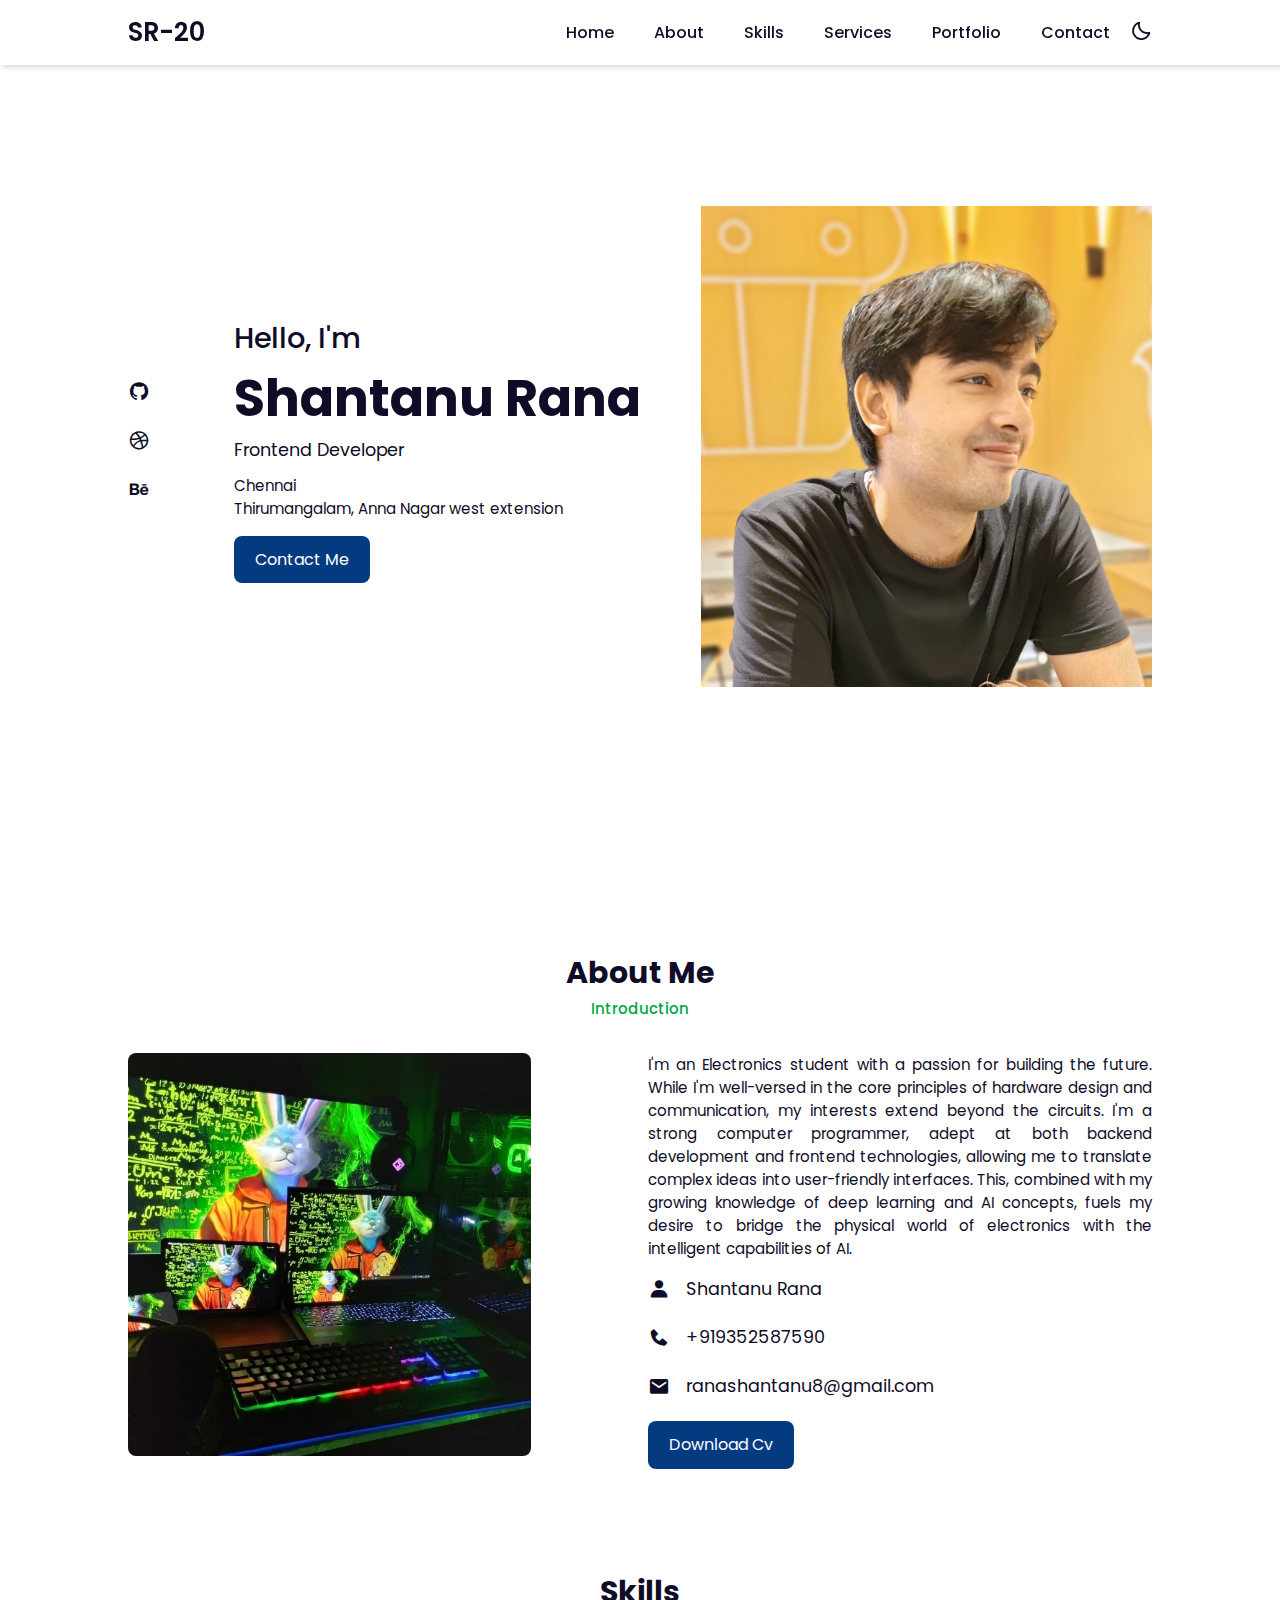
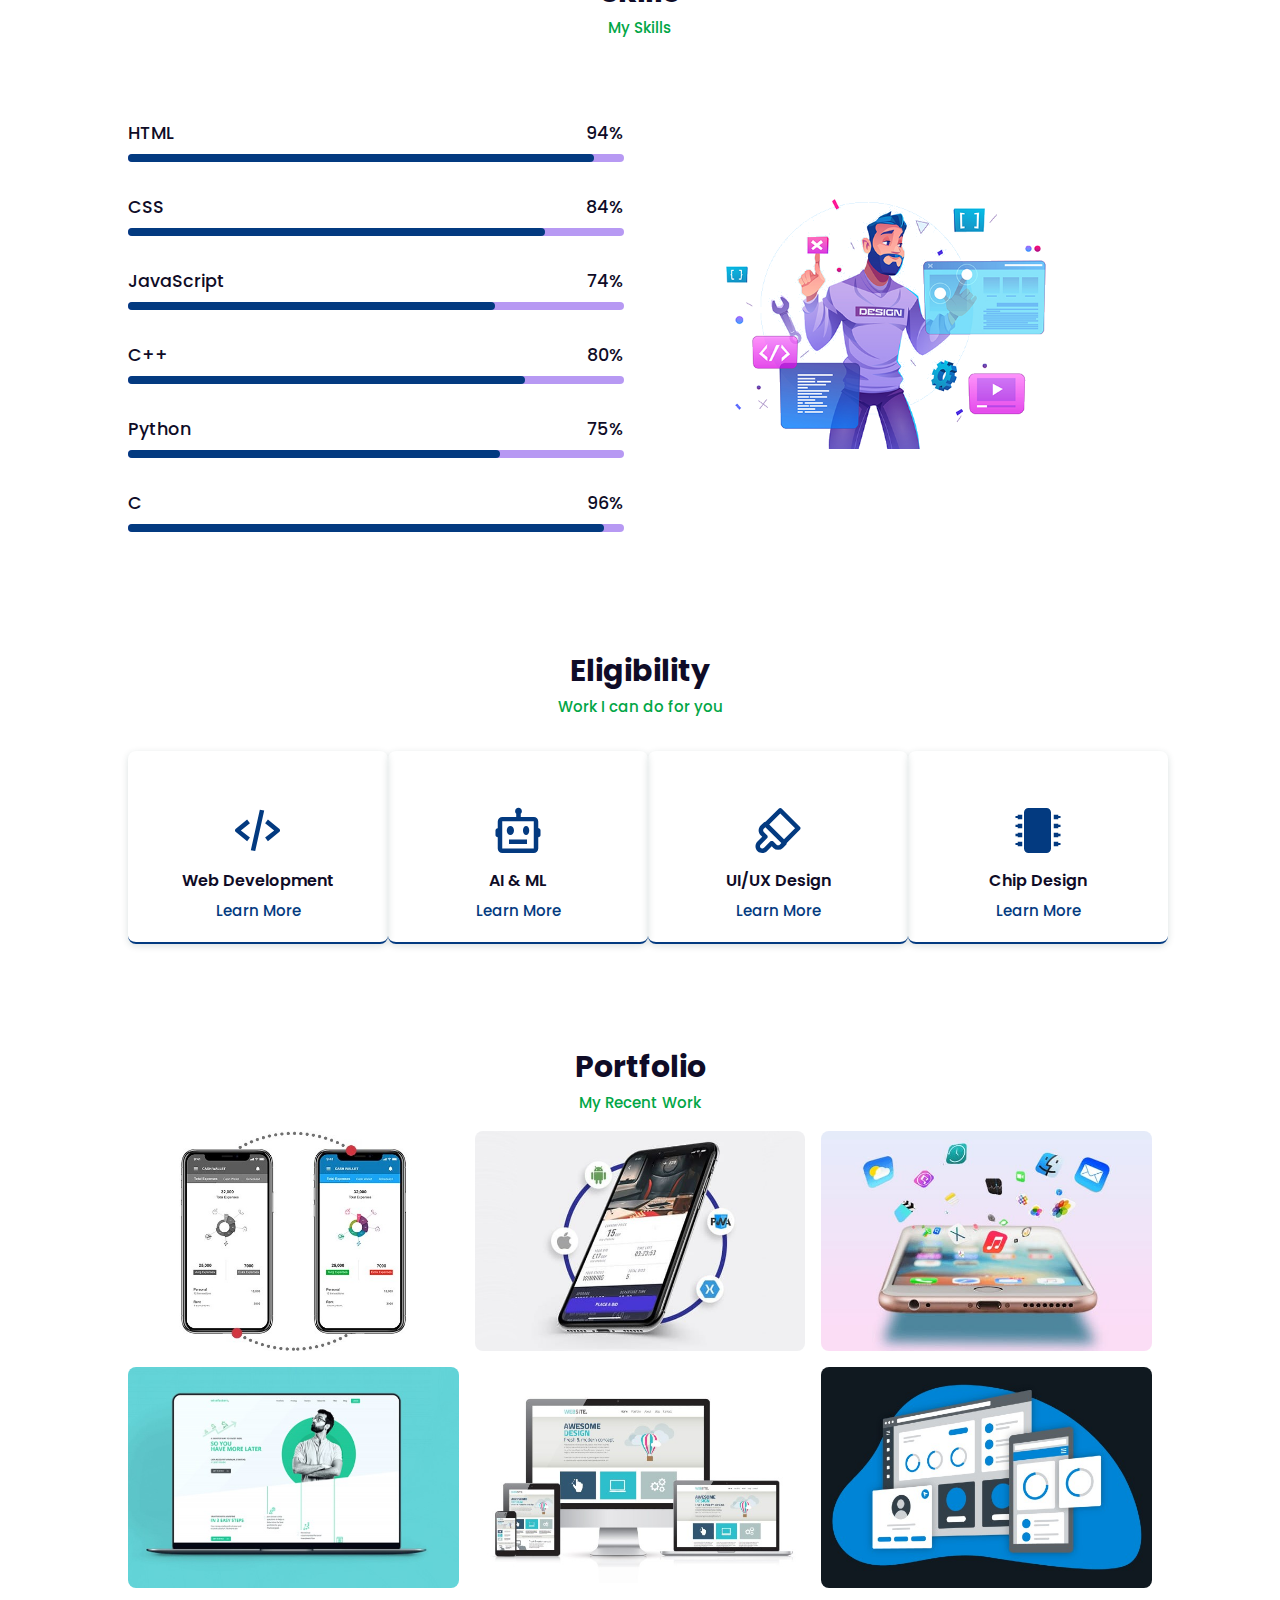
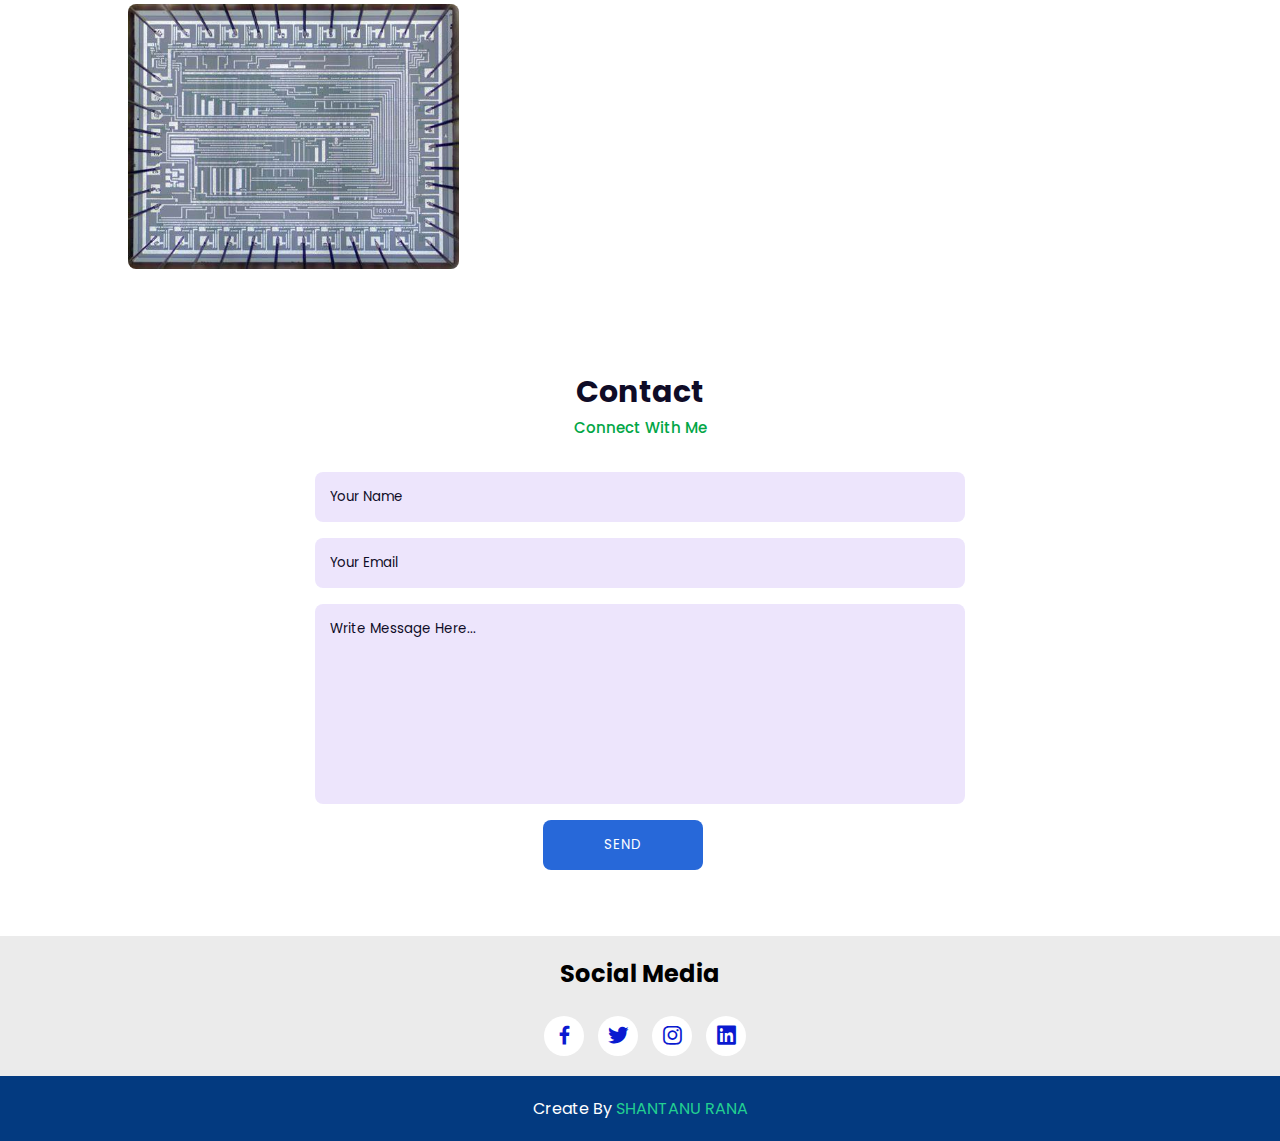
<file: index.html>
<!DOCTYPE html>
<html lang="en">
<head>
    <meta charset="UTF-8">
    <meta http-equiv="X-UA-Compatible" content="IE=edge">
    <meta name="viewport" content="width=device-width, initial-scale=1.0">
    <title>Shantanu Rana's portfolio website</title>
    <!-- Link To CSS -->
    <link rel="stylesheet" href="Portfolio/style.css">
    <!-- Box Icons -->
    <link rel="stylesheet"
  href="https://cdn.jsdelivr.net/npm/boxicons@latest/css/boxicons.min.css">
 
</head>
<body>
    <!-- Navbar -->
    <header>
        <a href="#" class="logo">SR-20</a>
 
        <div class="bx bx-menu" id="menu-icon"></div>
 
        <ul class="navbar">
            <li><a href="#home">Home</a></li>
            <li><a href="#about">About</a></li>
            <li><a href="#skills">Skills</a></li>
            <li><a href="#services">Services</a></li>
            <li><a href="#portfolio">Portfolio</a></li>
            <li><a href="#contact">Contact</a></li>
            <div class="bx bx-moon" id="darkmode"></div>
        </ul>
    </header>
    <!-- Home -->
 
    <section class="home" id="home">
        <div class="social">
            <a href="#"><i class='bx bxl-github'></i></a>
            <a href="#"><i class='bx bxl-dribbble' ></i></a>
            <a href="#"><i class='bx bxl-behance' ></i></a>
        </div>
        <div class="home-img">
            <img src="Portfolio/12.jpg" alt="img">
        </div>
        <div class="home-text">
            <span>Hello, I'm</span>
            <h1>Shantanu Rana</h1>
            <h2>Frontend Developer</h2>
            <p>Chennai<br>Thirumangalam, Anna Nagar west extension<br> </p>
            <a href="#contact" class="btn">Contact Me</a>
        </div>
 
    </section>
    <!-- About -->
    <section class="about" id="about">
        <div class="heading">
            <h2>About Me</h2>
            <span>Introduction</span>
        </div>
        <!-- About Content -->
        <div class="about-container">
            <div class="about-img">
                <img src="Portfolio/13.jpg" alt="">
            </div>
            <div class="about-text">
                <p>I'm an Electronics student with a passion for building the future. While I'm well-versed in the core principles of hardware design and communication, my interests extend beyond the circuits. I'm a strong computer programmer, adept at both backend development and frontend technologies, allowing me to translate complex ideas into user-friendly interfaces. This, combined with my growing knowledge of deep learning and AI concepts, fuels my desire to bridge the physical world of electronics with the intelligent capabilities of AI.</p>
                <div class="information">
                    <!-- Box 1 -->
                    <div class="info-box">
                        <i class='bx bxs-user' ></i>
                        <span>Shantanu Rana</span>
                    </div>
                    <!-- Box 2 -->
                    <div class="info-box">
                        <i class='bx bxs-phone' ></i>
                        <span>+919352587590</span>
                    </div>
                    <!-- Box 3 -->
                    <div class="info-box">
                        <i class='bx bxs-envelope' ></i>
                        <span>ranashantanu8@gmail.com</span>
                    </div>
                </div>
                <a href="#" class="btn">Download Cv</a>
            </div>
        </div>
    </section>
    <!-- Skills -->
    <section class="skills" id="skills">
        <div class="heading">
            <h2>Skills</h2>
            <span>My Skills</span>
        </div>
        <!-- Skills Content -->
        <div class="skills-container">
            <div class="bars">
                <!-- Box 1 -->
                <div class="bars-box">
                    <h3>HTML</h3>
                    <span>94%</span>
                    <div class="light-bar"></div>
                    <div class="percent-bar html-bar"></div>
                </div>
                <!-- Box 2 -->
                <div class="bars-box">
                    <h3>CSS</h3>
                    <span>84%</span>
                    <div class="light-bar"></div>
                    <div class="percent-bar css-bar"></div>
                </div>
                <!-- Box 3 -->
                <div class="bars-box">
                    <h3>JavaScript</h3>
                    <span>74%</span>
                    <div class="light-bar"></div>
                    <div class="percent-bar js-bar"></div>
                </div>
                <!-- Box 4 -->
                <div class="bars-box">
                    <h3>C++</h3>
                    <span>80%</span>
                    <div class="light-bar"></div>
                    <div class="percent-bar react-bar"></div>
                </div>
                <!-- Box 5 -->
                <div class="bars-box">
                    <h3>Python</h3>
                    <span>75%</span>
                    <div class="light-bar"></div>
                    <div class="percent-bar python-bar"></div>
                </div>
                <!-- Box 6 -->
                <div class="bars-box">
                    <h3>C</h3>
                    <span>96%</span>
                    <div class="light-bar"></div>
                    <div class="percent-bar c-bar"></div>
                </div>
            </div>
            <div class="skills-img">
                <img src="Portfolio/123.png" alt="">
            </div>
        </div>
 
    </section>
    <!-- Services -->
    <section class="services" id="services">
        <div class="heading">
            <h2>Eligibility</h2>
            <span>Work I can do for you </span>
        </div>
        <div class="services-content">
            <!-- Box 1 -->
            <div class="services-box">
                <i class='bx bx-code-alt' ></i>
                <h3>Web Development</h3>
                <a href="#">Learn More</a>
            </div>
            <!-- Box 2 -->
            <div class="services-box">
                <i class='bx bx-bot'></i>
                <h3>AI & ML</h3>
                <a href="#">Learn More</a>
            </div>
            <!-- Box 3 -->
            <div class="services-box">
                <i class='bx bx-brush' ></i>
                <h3>UI/UX Design</h3>
                <a href="#">Learn More</a>
            </div>

            <div class="services-box">
                <i class='bx bxs-microchip' ></i>
                <h3>Chip Design</h3>
                <a href="#">Learn More</a>
            </div>
        </div>
    </section>
    <!-- Portfolio -->
    <section class="portfolio" id="portfolio">
        <div class="heading">
            <h2>Portfolio</h2>
            <span>My Recent Work</span>
        </div>
        <div class="portfolio-content">
            <div class="portfolio-img">
                <img src="Portfolio/blog-2.jpg" alt="">
            </div>
            <div class="portfolio-img">
                <img src="Portfolio/blog-3.jpg" alt="">
            </div>
            <div class="portfolio-img">
                <img src="Portfolio/blog-4.jpg" alt="">
            </div>
            <div class="portfolio-img">
                <img src="Portfolio/blog-5.jpg" alt="">
            </div>
            <div class="portfolio-img">
                <img src="Portfolio/blog-6.jpg" alt="">
            </div>
            <div class="portfolio-img">
                <img src="Portfolio/blog-7.jpg" alt="">
            </div>
            <div class="portfolio-img">
                <img src="Portfolio/blog-8.jpg" alt="">
            </div>
            
        </div>
    </section>
    <!-- Contact -->
    <section class="contact" id="contact">
        <div class="heading">
            <h2>Contact</h2>
            <span>Connect With Me</span>
        </div>
        <div class="contact-form">
            <form action="">
                <input type="text" placeholder="Your Name">
                <input type="email" name="" id="" placeholder="Your Email">
                <textarea name="" id="" cols="30" rows="10" placeholder="Write Message Here..."></textarea>
                <input type="button" value="Send" class="contact-button">
            </form>
        </div>
    </section>
    <!-- Footer -->
    <div class="footer">
        <h2>Social Media</h2>
        <div class="footer-social">
            <a href="#"><i class='bx bxl-facebook' ></i></a>
            <a href="#"><i class='bx bxl-twitter' ></i></a>
            <a href="#"><i class='bx bxl-instagram' ></i></a>
            <a href="#"><i class='bx bxl-linkedin-square' ></i></a>
        </div>
 
    </div>
    <!-- Copyright -->
    <div class="copyright">
        <p>Create By <a href="">SHANTANU RANA</a> </p>
    </div>
 
 
 
    <!-- Link To JS -->
    <script src="Portfolio/script.js"></script>
</body>
</html>
</file>
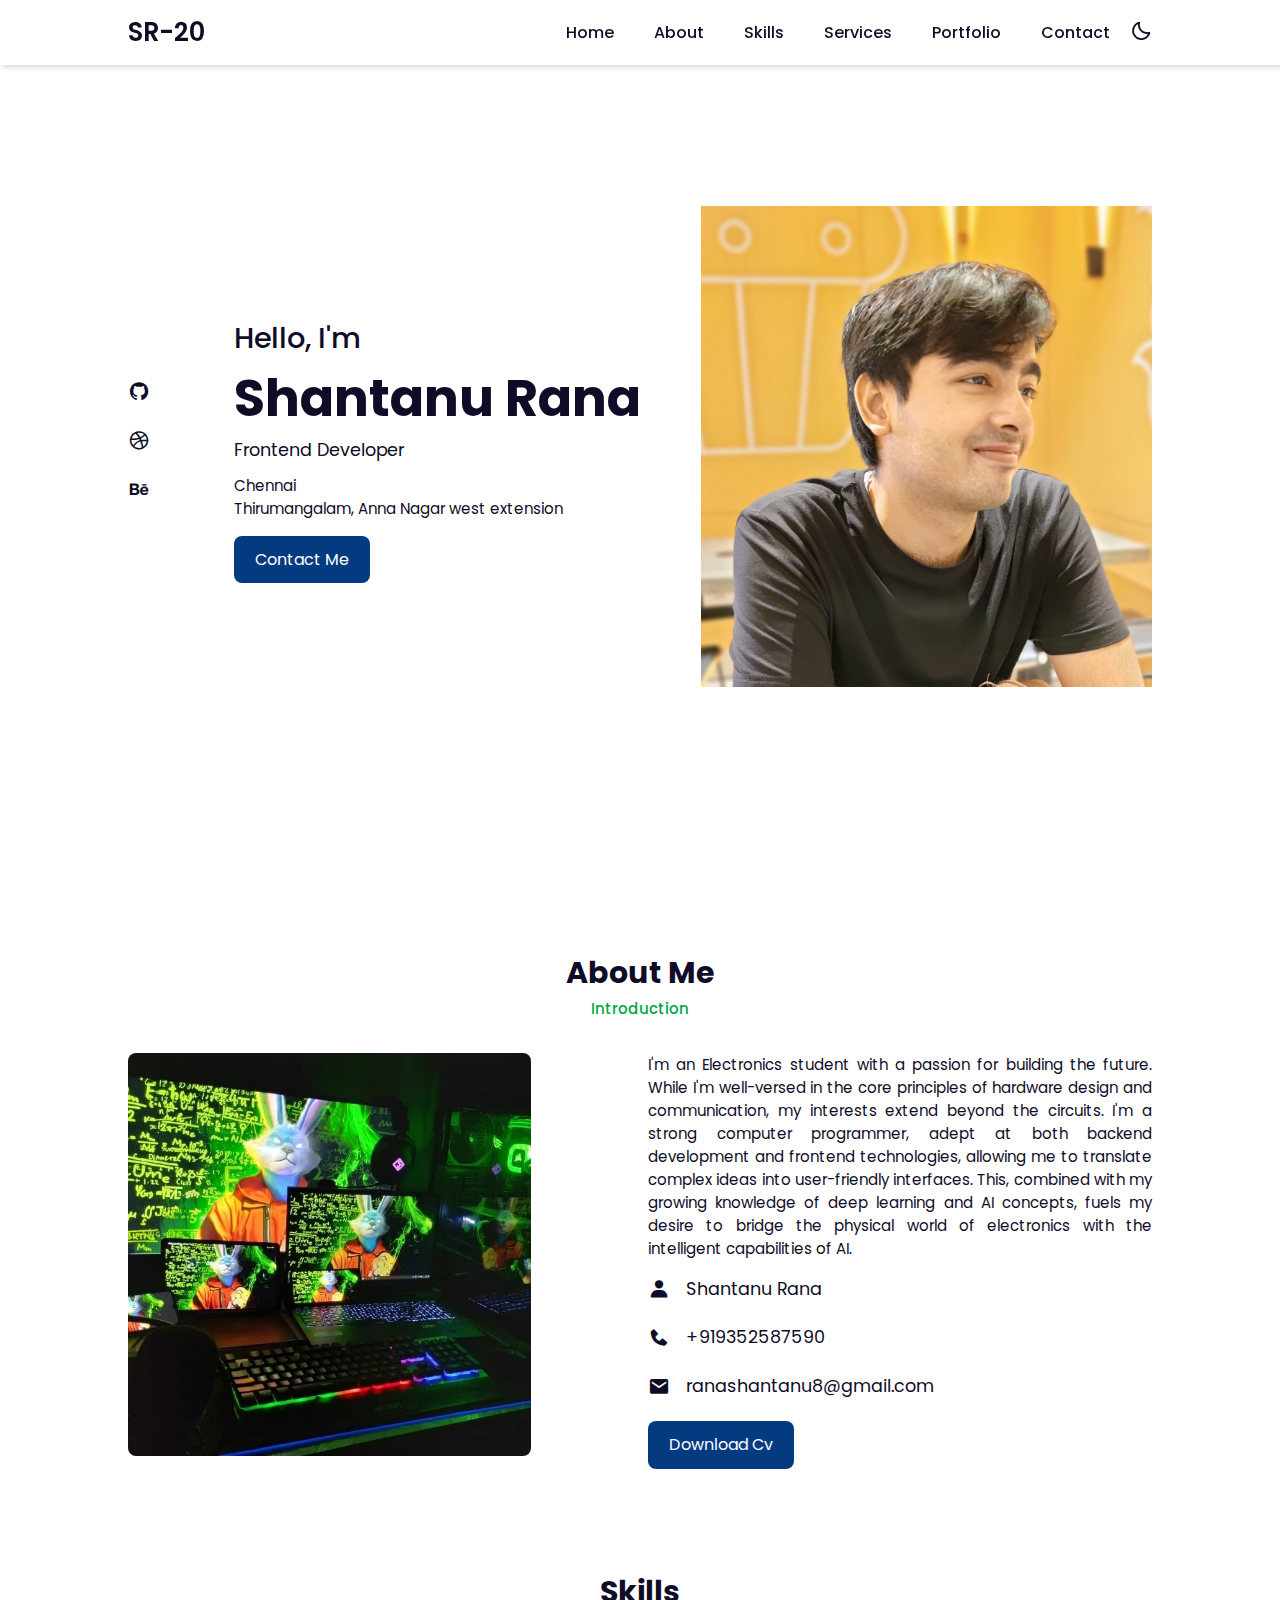
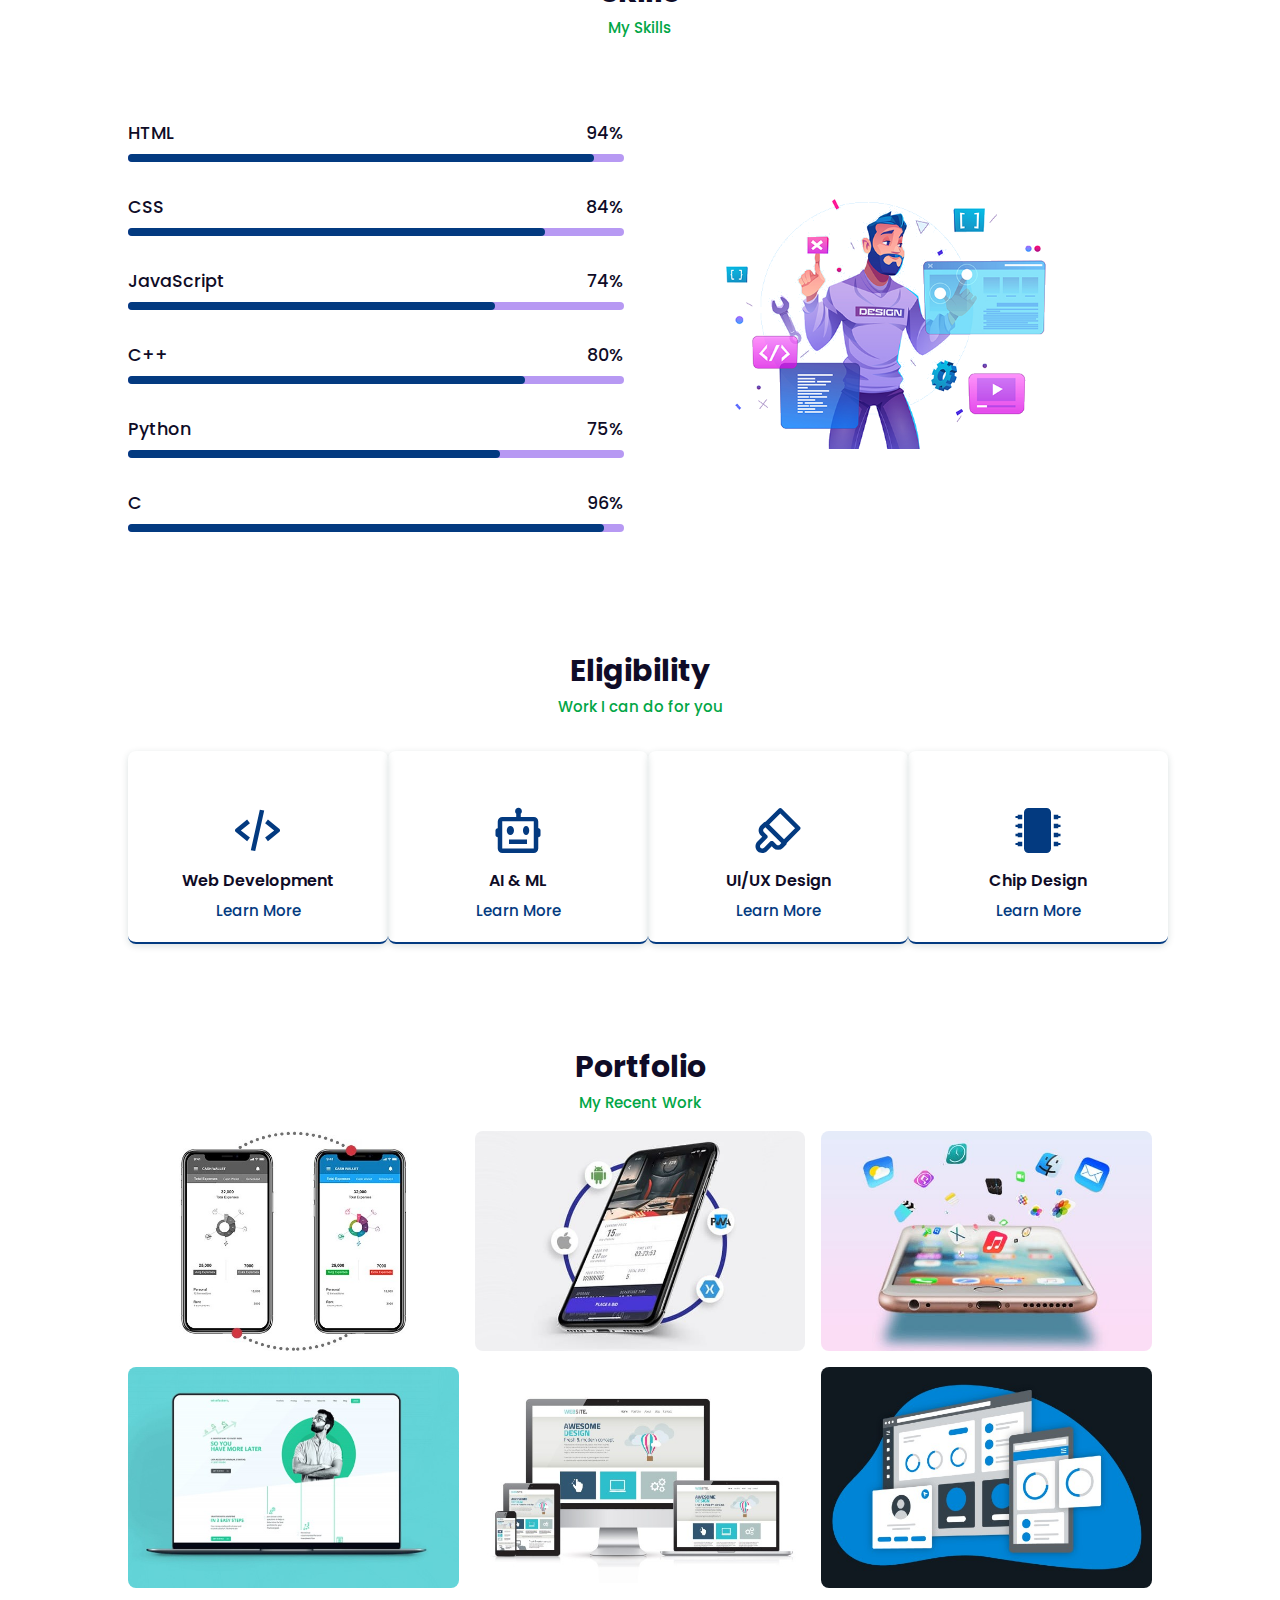
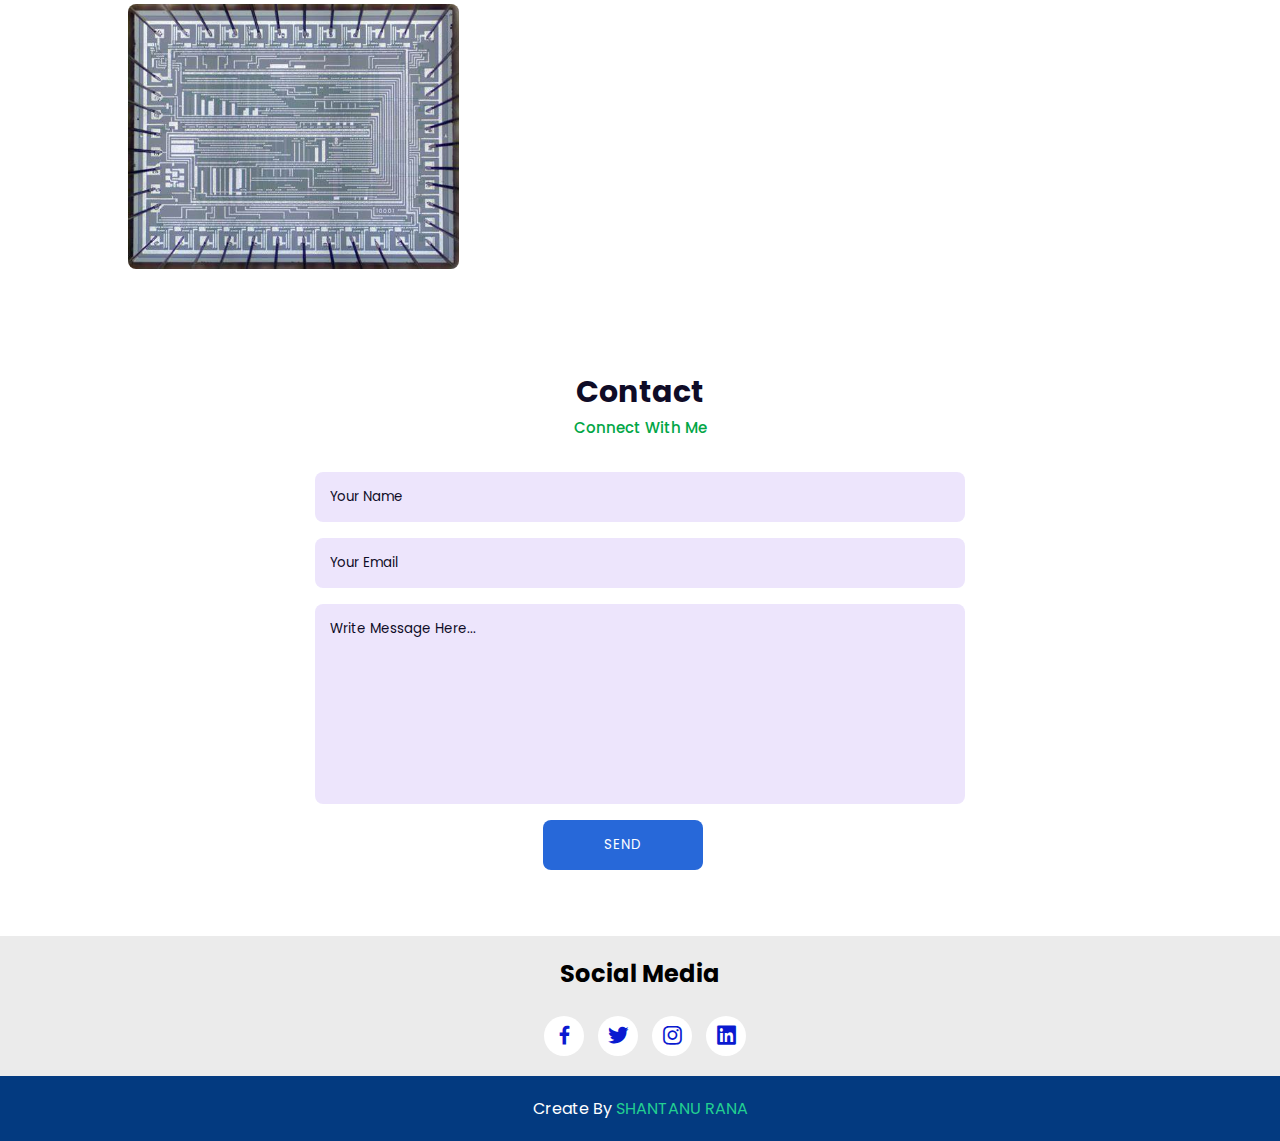
<file: Portfolio/index.html>
<!DOCTYPE html>
<html lang="en">
<head>
    <meta charset="UTF-8">
    <meta http-equiv="X-UA-Compatible" content="IE=edge">
    <meta name="viewport" content="width=device-width, initial-scale=1.0">
    <title>Shantanu Rana's portfolio website</title>
    <!-- Link To CSS -->
    <link rel="stylesheet" href="./css/style.css">
    <!-- Box Icons -->
    <link rel="stylesheet"
  href="https://cdn.jsdelivr.net/npm/boxicons@latest/css/boxicons.min.css">
 
</head>
<body>
    <!-- Navbar -->
    <header>
        <a href="#" class="logo">SR-20</a>
 
        <div class="bx bx-menu" id="menu-icon"></div>
 
        <ul class="navbar">
            <li><a href="#home">Home</a></li>
            <li><a href="#about">About</a></li>
            <li><a href="#skills">Skills</a></li>
            <li><a href="#services">Services</a></li>
            <li><a href="#portfolio">Portfolio</a></li>
            <li><a href="#contact">Contact</a></li>
            <div class="bx bx-moon" id="darkmode"></div>
        </ul>
    </header>
    <!-- Home -->
 
    <section class="home" id="home">
        <div class="social">
            <a href="#"><i class='bx bxl-github'></i></a>
            <a href="#"><i class='bx bxl-dribbble' ></i></a>
            <a href="#"><i class='bx bxl-behance' ></i></a>
        </div>
        <div class="home-img">
            <img src="12.jpg" alt="img">
        </div>
        <div class="home-text">
            <span>Hello, I'm</span>
            <h1>Shantanu Rana</h1>
            <h2>Frontend Developer</h2>
            <p>Chennai<br>Thirumangalam, Anna Nagar west extension<br> </p>
            <a href="#contact" class="btn">Contact Me</a>
        </div>
 
    </section>
    <!-- About -->
    <section class="about" id="about">
        <div class="heading">
            <h2>About Me</h2>
            <span>Introduction</span>
        </div>
        <!-- About Content -->
        <div class="about-container">
            <div class="about-img">
                <img src="13.jpg" alt="">
            </div>
            <div class="about-text">
                <p>I'm an Electronics student with a passion for building the future. While I'm well-versed in the core principles of hardware design and communication, my interests extend beyond the circuits. I'm a strong computer programmer, adept at both backend development and frontend technologies, allowing me to translate complex ideas into user-friendly interfaces. This, combined with my growing knowledge of deep learning and AI concepts, fuels my desire to bridge the physical world of electronics with the intelligent capabilities of AI.</p>
                <div class="information">
                    <!-- Box 1 -->
                    <div class="info-box">
                        <i class='bx bxs-user' ></i>
                        <span>Shantanu Rana</span>
                    </div>
                    <!-- Box 2 -->
                    <div class="info-box">
                        <i class='bx bxs-phone' ></i>
                        <span>+919352587590</span>
                    </div>
                    <!-- Box 3 -->
                    <div class="info-box">
                        <i class='bx bxs-envelope' ></i>
                        <span>ranashantanu8@gmail.com</span>
                    </div>
                </div>
                <a href="#" class="btn">Download Cv</a>
            </div>
        </div>
    </section>
    <!-- Skills -->
    <section class="skills" id="skills">
        <div class="heading">
            <h2>Skills</h2>
            <span>My Skills</span>
        </div>
        <!-- Skills Content -->
        <div class="skills-container">
            <div class="bars">
                <!-- Box 1 -->
                <div class="bars-box">
                    <h3>HTML</h3>
                    <span>94%</span>
                    <div class="light-bar"></div>
                    <div class="percent-bar html-bar"></div>
                </div>
                <!-- Box 2 -->
                <div class="bars-box">
                    <h3>CSS</h3>
                    <span>84%</span>
                    <div class="light-bar"></div>
                    <div class="percent-bar css-bar"></div>
                </div>
                <!-- Box 3 -->
                <div class="bars-box">
                    <h3>JavaScript</h3>
                    <span>74%</span>
                    <div class="light-bar"></div>
                    <div class="percent-bar js-bar"></div>
                </div>
                <!-- Box 4 -->
                <div class="bars-box">
                    <h3>C++</h3>
                    <span>80%</span>
                    <div class="light-bar"></div>
                    <div class="percent-bar react-bar"></div>
                </div>
                <!-- Box 5 -->
                <div class="bars-box">
                    <h3>Python</h3>
                    <span>75%</span>
                    <div class="light-bar"></div>
                    <div class="percent-bar python-bar"></div>
                </div>
                <!-- Box 6 -->
                <div class="bars-box">
                    <h3>C</h3>
                    <span>96%</span>
                    <div class="light-bar"></div>
                    <div class="percent-bar c-bar"></div>
                </div>
            </div>
            <div class="skills-img">
                <img src="123.png" alt="">
            </div>
        </div>
 
    </section>
    <!-- Services -->
    <section class="services" id="services">
        <div class="heading">
            <h2>Eligibility</h2>
            <span>Work I can do for you </span>
        </div>
        <div class="services-content">
            <!-- Box 1 -->
            <div class="services-box">
                <i class='bx bx-code-alt' ></i>
                <h3>Web Development</h3>
                <a href="#">Learn More</a>
            </div>
            <!-- Box 2 -->
            <div class="services-box">
                <i class='bx bx-bot'></i>
                <h3>AI & ML</h3>
                <a href="#">Learn More</a>
            </div>
            <!-- Box 3 -->
            <div class="services-box">
                <i class='bx bx-brush' ></i>
                <h3>UI/UX Design</h3>
                <a href="#">Learn More</a>
            </div>

            <div class="services-box">
                <i class='bx bxs-microchip' ></i>
                <h3>Chip Design</h3>
                <a href="#">Learn More</a>
            </div>
        </div>
    </section>
    <!-- Portfolio -->
    <section class="portfolio" id="portfolio">
        <div class="heading">
            <h2>Portfolio</h2>
            <span>My Recent Work</span>
        </div>
        <div class="portfolio-content">
            <div class="portfolio-img">
                <img src="blog-2.jpg" alt="">
            </div>
            <div class="portfolio-img">
                <img src="blog-3.jpg" alt="">
            </div>
            <div class="portfolio-img">
                <img src="blog-4.jpg" alt="">
            </div>
            <div class="portfolio-img">
                <img src="blog-5.jpg" alt="">
            </div>
            <div class="portfolio-img">
                <img src="blog-6.jpg" alt="">
            </div>
            <div class="portfolio-img">
                <img src="blog-7.jpg" alt="">
            </div>
            <div class="portfolio-img">
                <img src="blog-8.jpg" alt="">
            </div>
            
        </div>
    </section>
    <!-- Contact -->
    <section class="contact" id="contact">
        <div class="heading">
            <h2>Contact</h2>
            <span>Connect With Me</span>
        </div>
        <div class="contact-form">
            <form action="">
                <input type="text" placeholder="Your Name">
                <input type="email" name="" id="" placeholder="Your Email">
                <textarea name="" id="" cols="30" rows="10" placeholder="Write Message Here..."></textarea>
                <input type="button" value="Send" class="contact-button">
            </form>
        </div>
    </section>
    <!-- Footer -->
    <div class="footer">
        <h2>Social Media</h2>
        <div class="footer-social">
            <a href="#"><i class='bx bxl-facebook' ></i></a>
            <a href="#"><i class='bx bxl-twitter' ></i></a>
            <a href="#"><i class='bx bxl-instagram' ></i></a>
            <a href="#"><i class='bx bxl-linkedin-square' ></i></a>
        </div>
 
    </div>
    <!-- Copyright -->
    <div class="copyright">
        <p>Create By <a href="">SHANTANU RANA</a> </p>
    </div>
 
 
 
    <!-- Link To JS -->
    <script src="./js/script.js"></script>
</body>
</html>
</file>
<file: Portfolio/style.css>
/* Google Fonts */
@import url("https://fonts.googleapis.com/css2?family=Poppins:wght@200;300;400;500;600;700&display=swap");
* {
  margin: 0;
  padding: 0;
  box-sizing: border-box;
  list-style: none;
  text-decoration: none;
  scroll-behavior: smooth;
  scroll-padding-top: 2rem;
  font-family: "Poppins", sans-serif;
}
:root {
  --main-color: #033a80;
  --bg-color: #fff;
  --text-color: #0f0c27;
  --hover: hsl(260, 100%, 51%);
 
  --big-font: 3.2rem;
  --medium-font: 1.8rem;
  --p-font: 0.941rem;
}
section {
  padding: 50px 10%;
}
body.active {
  --text-color: #fff;
  --bg-color: #0f0c27;
}
body {
  background: var(--bg-color);
  color: var(--text-color);
}
*::selection {
  color: var(--bg-color);
  background: var(--main-color);
}
.heading {
  text-align: center;
}
.heading h2 {
  font-size: 30px;
}
 
.heading span {
  font-size: var(--p-font);
  color: rgb(2, 166, 70);
}
header {
  position: fixed;
  width: 100%;
  top: 0;
  right: 0;
  z-index: 1000;
  display: flex;
  align-items: center;
  justify-content: space-between;
  background: var(--bg-color);
  padding: 13px 10%;
  transition: 0.2s;
  box-shadow: -3px -3px 7px #ffffff73,
				2px 2px 5px rgba(94, 104, 121, 0.288);
}
header.shadow {
  box-shadow: 0 0 4px rgb(14 55 54 / 15%);
}
.logo {
  font-size: 1.61rem;
  font-weight: 600;
  color: var(--text-color);
}
.navbar {
  display: flex;
}
.navbar a {
  font-size: 1rem;
  padding: 10px 20px;
  color: var(--text-color);
  font-weight: 500;
}
.navbar a:hover {
  color: var(--hover);
}
#menu-icon {
  font-size: 24px;
  cursor: pointer;
  z-index: 10001;
  display: none;
}
#darkmode {
  font-size: 22px;
  cursor: pointer;
}
.home {
  position: relative;
  width: 100%;
  min-height: 100vh;
  display: grid;
  grid-template-columns: 0.2fr 1fr 1fr;
  align-items: center;
  gap: 1rem;
}
.home-img {
  order: 3;
}
.home-img img {
  width: 100%;
}
.home-text span {
  font-size: var(--medium-font);
  font-weight: 500;
}
.home-text h1 {
  font-size: var(--big-font);
}
.home-text h2 {
  font-size: 1.1rem;
  font-weight: 400;
}
.home-text p {
  font-size: var(--p-font);
  font-weight: 400;
  margin: 0.7rem 0 1rem;
}
.social {
  display: flex;
  flex-direction: column;
}
.social a {
  margin-bottom: 1rem;
  font-size: 22px;
  color: var(--text-color);
}
.social a:hover {
  color: var(--hover);
}
.btn {
  display: inline-block;
  background: var(--main-color);
  color: #fff;
  padding: 0.7rem 1.3rem;
  border-radius: 0.5rem;
}
.btn:hover {
  background: var(--hover);
}
 

.about-container {
  display: grid;
  grid-template-columns: repeat(2, 1fr);
  gap: 1rem;
  margin-top: 2rem;
}
 
.about-img img {
  width: 80%;
  border-radius: 0.5rem;
}
.about-text p {
  font-size: var(--p-font);
  font-weight: 400;
  text-align: justify;
}
.information {
  margin: 1rem 0 1.4rem;
}
.information .info-box {
  display: flex;
  align-items: center;
  margin-bottom: 1.4rem;
}
.information .info-box .bx {
  font-size: 22px;
}
.information .info-box span {
  font-weight: 400;
  margin-left: 1rem;
}
.skills-container {
  display: grid;
  grid-template-columns: repeat(2, 1fr);
  align-items: center;
  gap: 2rem;
  margin-top: 4rem;
}
.skills-img img {
  width: 80%;
  padding-left: 4rem;
  object-position: center;
}
.bars-box {
  position: relative;
  display: flex;
  justify-content: space-between;
  align-items: center;
  padding: 1rem 0;
  margin-bottom: 1rem;
}
.bars-box h3,
span {
  font-size: 1.1rem;
  font-weight: 500;
}
.light-bar {
  position: absolute;
  bottom: 0;
  left: 0;
  width: 100%;
  height: 0.5rem;
  background: hsla(260, 100%, 44%, 0.4);
  border-radius: 0.5rem;
}
.percent-bar {
  position: absolute;
  bottom: 0;
  left: 0;
  height: 0.5rem;
  background: var(--main-color);
  border-radius: 0.5rem;
}
.html-bar {
  width: 94%;
}
.css-bar {
  width: 84%;
}
.js-bar {
  width: 74%;
}
.react-bar {
  width: 80%;
}
.python-bar {
  width: 75%;
}
.c-bar {
  width: 96%;
}
.services-content {
  display: grid;
  grid-template-columns: repeat(auto-fit, minmax(200px, auto));
  justify-content: center;
  gap: 1rem;
  margin-top: 2rem;
}
.services-box {
  padding: 20px;
  width: 260px;
  display: flex;
  flex-direction: column;
  align-items: center;
  text-align: center;
  border-radius: 0.5rem;
  border-bottom: 2px solid var(--main-color);
  box-shadow: 0 2px 7px rgb(14 55 54 / 15%);
}
.services-box:hover{
 background-color: #02225a;
}

.services-box h3 {
  font-size: 1rem;
  font-weight: 600;
  margin: 0.7rem 0 0.4rem;
}
.services-box:hover h3{
  color: #fff;
}
.services-box .bx {
  padding-top: 2rem;
  font-size: 54px;
  color: var(--main-color);
}
.services-box:hover .bx{
  color: #22cf91;
}
.services-box a {
  color: var(--main-color);
  font-size: var(--p-font);
  font-weight: 500;
}
.services-box:hover a{
  color: #8b8a8f;
}
.portfolio-content {
  display: grid;
  grid-template-columns: repeat(auto-fit, minmax(280px, auto));
  gap: 1rem;
  margin-top: 1rem;
}
.portfolio-img {
  overflow: hidden;
  border-radius: 0.5rem;
}
.portfolio-img img {
  width: 100%;
  display: block;
}
.portfolio-img img:hover {
  transform: scale(1.1);
  transition: 1s;
}
.contact-form {
  display: grid;
  place-items: center;
  margin-top: 2rem;
}
.contact-form form {
  display: flex;
  flex-direction: column;
  width: 650px;
}
form input,
textarea {
  padding: 15px;
  border-radius: 0.5rem;
  width: 100%;
  border: none;
  outline: none;
  background: hsla(260, 100%, 44%, 0.1);
  margin-bottom: 1rem;
  color: var(--text-color);
}
form input::placeholder,
textarea::placeholder {
  color: var(--text-color);
}
form textarea {
  resize: none;
  height: 200px;
}
.contact-button {
  width: 160px;
  cursor: pointer;
  background: #2768d9;
  color: #fff;
  justify-content: center;
  text-transform: uppercase;
  letter-spacing: 1px;
  margin-left: 35%;
}
.contact-button:hover {
  background: var(--hover);
}
.footer {
  display: grid;
  place-items: center;
  padding: 20px;
  background: #ebebeb;
  color: #000;
}
.footer h2 {
  font-size: 1.5rem;
  margin-bottom: 1.6rem;
}
.footer-social a i{
  color: rgb(10, 26, 208);
  font-size: 25px;
  margin-left: 10px;
  text-align: center;
  line-height: 40px;
  background-color: #fff;
  border-radius: 50%;
  width: 40px;
  height: 40px;
}
.copyright {
  padding: 20px;
  background: var(--main-color);
  text-align: center;
  color: #fff;
}
.copyright a{
  color: #22cf91;
}
/* Making Responsive */
@media (max-width: 991px) {
  header {
    padding: 18px 4%;
  }
  section {
    padding: 50px 4%;
  }
}
@media (max-width: 881px) {
  :root {
    --big-font: 2.7rem;
    --medium-font: 1.4rem;
  }
}
@media (max-width: 768px) {
  :root {
    --big-font: 2.4rem;
    --medium-font: 1.2rem;
  }
  header {
    padding: 11px 4%;
  }
  #menu-icon {
    display: initial;
    color: var(--text-color);
  }
  header .navbar {
    position: absolute;
    top: -500px;
    left: 0;
    right: 0;
    display: flex;
    flex-direction: column;
    background: var(--bg-color);
    box-shadow: 0 4px 4px rgb(0 0 0 / 10%);
    transition: 0.2s ease;
    text-align: center;
  }
  .navbar.active {
    top: 100%;
  }
  .navbar a {
    padding: 1.5rem;
    display: block;
    background: var(--bg-color);
  }
  #darkmode {
    position: absolute;
    top: 1.4rem;
    right: 2rem;
  }
  .scroll-down {
    display: none;
  }
  .home {
    grid-template-columns: 0.5fr 3fr;
  }
  .home-text {
    grid-column: 1/3;
    padding-left: 1.4rem;
  }
  .home-img {
    order: initial;
  }
  .about-container {
    grid-template-columns: 1fr;
  }
  .about-img {
    display: flex;
    justify-content: center;
  }
  .skills-container {
    grid-template-columns: 1fr;
  }
  .skills-img img {
    padding-left: 0;
  }
  .skills-img {
    padding-top: 2rem;
    display: flex;
    justify-content: center;
  }
  .contact-form form{
    width: 300px;
  }
  .contact-button{
    margin-left: 25%;
  }
}
@media (max-width: 340px) {
  :root {
    --big-font: 1.7rem;
    --medium-font: 1.1rem;
  }
  .home-text span {
    font-size: 1rem;
  }
  .home-text h2 {
    font-size: 0.9rem;
    font-weight: 500;
  }
  .information .info-box span {
    font-size: 1rem;
  }
  .portfolio-content {
    grid-template-columns: repeat(auto-fit, minmax(200px, auto));
  }
  .contact-form form{
    width: 300px;
  }
  .contact-button{
    margin-left: 25%;
  }
}
</file>
<file: Portfolio/css/style.css>
/* Google Fonts */
@import url("https://fonts.googleapis.com/css2?family=Poppins:wght@200;300;400;500;600;700&display=swap");
* {
  margin: 0;
  padding: 0;
  box-sizing: border-box;
  list-style: none;
  text-decoration: none;
  scroll-behavior: smooth;
  scroll-padding-top: 2rem;
  font-family: "Poppins", sans-serif;
}
:root {
  --main-color: #033a80;
  --bg-color: #fff;
  --text-color: #0f0c27;
  --hover: hsl(260, 100%, 51%);
 
  --big-font: 3.2rem;
  --medium-font: 1.8rem;
  --p-font: 0.941rem;
}
section {
  padding: 50px 10%;
}
body.active {
  --text-color: #fff;
  --bg-color: #0f0c27;
}
body {
  background: var(--bg-color);
  color: var(--text-color);
}
*::selection {
  color: var(--bg-color);
  background: var(--main-color);
}
.heading {
  text-align: center;
}
.heading h2 {
  font-size: 30px;
}
 
.heading span {
  font-size: var(--p-font);
  color: rgb(2, 166, 70);
}
header {
  position: fixed;
  width: 100%;
  top: 0;
  right: 0;
  z-index: 1000;
  display: flex;
  align-items: center;
  justify-content: space-between;
  background: var(--bg-color);
  padding: 13px 10%;
  transition: 0.2s;
  box-shadow: -3px -3px 7px #ffffff73,
				2px 2px 5px rgba(94, 104, 121, 0.288);
}
header.shadow {
  box-shadow: 0 0 4px rgb(14 55 54 / 15%);
}
.logo {
  font-size: 1.61rem;
  font-weight: 600;
  color: var(--text-color);
}
.navbar {
  display: flex;
}
.navbar a {
  font-size: 1rem;
  padding: 10px 20px;
  color: var(--text-color);
  font-weight: 500;
}
.navbar a:hover {
  color: var(--hover);
}
#menu-icon {
  font-size: 24px;
  cursor: pointer;
  z-index: 10001;
  display: none;
}
#darkmode {
  font-size: 22px;
  cursor: pointer;
}
.home {
  position: relative;
  width: 100%;
  min-height: 100vh;
  display: grid;
  grid-template-columns: 0.2fr 1fr 1fr;
  align-items: center;
  gap: 1rem;
}
.home-img {
  order: 3;
}
.home-img img {
  width: 100%;
}
.home-text span {
  font-size: var(--medium-font);
  font-weight: 500;
}
.home-text h1 {
  font-size: var(--big-font);
}
.home-text h2 {
  font-size: 1.1rem;
  font-weight: 400;
}
.home-text p {
  font-size: var(--p-font);
  font-weight: 400;
  margin: 0.7rem 0 1rem;
}
.social {
  display: flex;
  flex-direction: column;
}
.social a {
  margin-bottom: 1rem;
  font-size: 22px;
  color: var(--text-color);
}
.social a:hover {
  color: var(--hover);
}
.btn {
  display: inline-block;
  background: var(--main-color);
  color: #fff;
  padding: 0.7rem 1.3rem;
  border-radius: 0.5rem;
}
.btn:hover {
  background: var(--hover);
}
 

.about-container {
  display: grid;
  grid-template-columns: repeat(2, 1fr);
  gap: 1rem;
  margin-top: 2rem;
}
 
.about-img img {
  width: 80%;
  border-radius: 0.5rem;
}
.about-text p {
  font-size: var(--p-font);
  font-weight: 400;
  text-align: justify;
}
.information {
  margin: 1rem 0 1.4rem;
}
.information .info-box {
  display: flex;
  align-items: center;
  margin-bottom: 1.4rem;
}
.information .info-box .bx {
  font-size: 22px;
}
.information .info-box span {
  font-weight: 400;
  margin-left: 1rem;
}
.skills-container {
  display: grid;
  grid-template-columns: repeat(2, 1fr);
  align-items: center;
  gap: 2rem;
  margin-top: 4rem;
}
.skills-img img {
  width: 80%;
  padding-left: 4rem;
  object-position: center;
}
.bars-box {
  position: relative;
  display: flex;
  justify-content: space-between;
  align-items: center;
  padding: 1rem 0;
  margin-bottom: 1rem;
}
.bars-box h3,
span {
  font-size: 1.1rem;
  font-weight: 500;
}
.light-bar {
  position: absolute;
  bottom: 0;
  left: 0;
  width: 100%;
  height: 0.5rem;
  background: hsla(260, 100%, 44%, 0.4);
  border-radius: 0.5rem;
}
.percent-bar {
  position: absolute;
  bottom: 0;
  left: 0;
  height: 0.5rem;
  background: var(--main-color);
  border-radius: 0.5rem;
}
.html-bar {
  width: 94%;
}
.css-bar {
  width: 84%;
}
.js-bar {
  width: 74%;
}
.react-bar {
  width: 80%;
}
.python-bar {
  width: 75%;
}
.c-bar {
  width: 96%;
}
.services-content {
  display: grid;
  grid-template-columns: repeat(auto-fit, minmax(200px, auto));
  justify-content: center;
  gap: 1rem;
  margin-top: 2rem;
}
.services-box {
  padding: 20px;
  width: 260px;
  display: flex;
  flex-direction: column;
  align-items: center;
  text-align: center;
  border-radius: 0.5rem;
  border-bottom: 2px solid var(--main-color);
  box-shadow: 0 2px 7px rgb(14 55 54 / 15%);
}
.services-box:hover{
 background-color: #02225a;
}

.services-box h3 {
  font-size: 1rem;
  font-weight: 600;
  margin: 0.7rem 0 0.4rem;
}
.services-box:hover h3{
  color: #fff;
}
.services-box .bx {
  padding-top: 2rem;
  font-size: 54px;
  color: var(--main-color);
}
.services-box:hover .bx{
  color: #22cf91;
}
.services-box a {
  color: var(--main-color);
  font-size: var(--p-font);
  font-weight: 500;
}
.services-box:hover a{
  color: #8b8a8f;
}
.portfolio-content {
  display: grid;
  grid-template-columns: repeat(auto-fit, minmax(280px, auto));
  gap: 1rem;
  margin-top: 1rem;
}
.portfolio-img {
  overflow: hidden;
  border-radius: 0.5rem;
}
.portfolio-img img {
  width: 100%;
  display: block;
}
.portfolio-img img:hover {
  transform: scale(1.1);
  transition: 1s;
}
.contact-form {
  display: grid;
  place-items: center;
  margin-top: 2rem;
}
.contact-form form {
  display: flex;
  flex-direction: column;
  width: 650px;
}
form input,
textarea {
  padding: 15px;
  border-radius: 0.5rem;
  width: 100%;
  border: none;
  outline: none;
  background: hsla(260, 100%, 44%, 0.1);
  margin-bottom: 1rem;
  color: var(--text-color);
}
form input::placeholder,
textarea::placeholder {
  color: var(--text-color);
}
form textarea {
  resize: none;
  height: 200px;
}
.contact-button {
  width: 160px;
  cursor: pointer;
  background: #2768d9;
  color: #fff;
  justify-content: center;
  text-transform: uppercase;
  letter-spacing: 1px;
  margin-left: 35%;
}
.contact-button:hover {
  background: var(--hover);
}
.footer {
  display: grid;
  place-items: center;
  padding: 20px;
  background: #ebebeb;
  color: #000;
}
.footer h2 {
  font-size: 1.5rem;
  margin-bottom: 1.6rem;
}
.footer-social a i{
  color: rgb(10, 26, 208);
  font-size: 25px;
  margin-left: 10px;
  text-align: center;
  line-height: 40px;
  background-color: #fff;
  border-radius: 50%;
  width: 40px;
  height: 40px;
}
.copyright {
  padding: 20px;
  background: var(--main-color);
  text-align: center;
  color: #fff;
}
.copyright a{
  color: #22cf91;
}
/* Making Responsive */
@media (max-width: 991px) {
  header {
    padding: 18px 4%;
  }
  section {
    padding: 50px 4%;
  }
}
@media (max-width: 881px) {
  :root {
    --big-font: 2.7rem;
    --medium-font: 1.4rem;
  }
}
@media (max-width: 768px) {
  :root {
    --big-font: 2.4rem;
    --medium-font: 1.2rem;
  }
  header {
    padding: 11px 4%;
  }
  #menu-icon {
    display: initial;
    color: var(--text-color);
  }
  header .navbar {
    position: absolute;
    top: -500px;
    left: 0;
    right: 0;
    display: flex;
    flex-direction: column;
    background: var(--bg-color);
    box-shadow: 0 4px 4px rgb(0 0 0 / 10%);
    transition: 0.2s ease;
    text-align: center;
  }
  .navbar.active {
    top: 100%;
  }
  .navbar a {
    padding: 1.5rem;
    display: block;
    background: var(--bg-color);
  }
  #darkmode {
    position: absolute;
    top: 1.4rem;
    right: 2rem;
  }
  .scroll-down {
    display: none;
  }
  .home {
    grid-template-columns: 0.5fr 3fr;
  }
  .home-text {
    grid-column: 1/3;
    padding-left: 1.4rem;
  }
  .home-img {
    order: initial;
  }
  .about-container {
    grid-template-columns: 1fr;
  }
  .about-img {
    display: flex;
    justify-content: center;
  }
  .skills-container {
    grid-template-columns: 1fr;
  }
  .skills-img img {
    padding-left: 0;
  }
  .skills-img {
    padding-top: 2rem;
    display: flex;
    justify-content: center;
  }
  .contact-form form{
    width: 300px;
  }
  .contact-button{
    margin-left: 25%;
  }
}
@media (max-width: 340px) {
  :root {
    --big-font: 1.7rem;
    --medium-font: 1.1rem;
  }
  .home-text span {
    font-size: 1rem;
  }
  .home-text h2 {
    font-size: 0.9rem;
    font-weight: 500;
  }
  .information .info-box span {
    font-size: 1rem;
  }
  .portfolio-content {
    grid-template-columns: repeat(auto-fit, minmax(200px, auto));
  }
  .contact-form form{
    width: 300px;
  }
  .contact-button{
    margin-left: 25%;
  }
}
</file>
